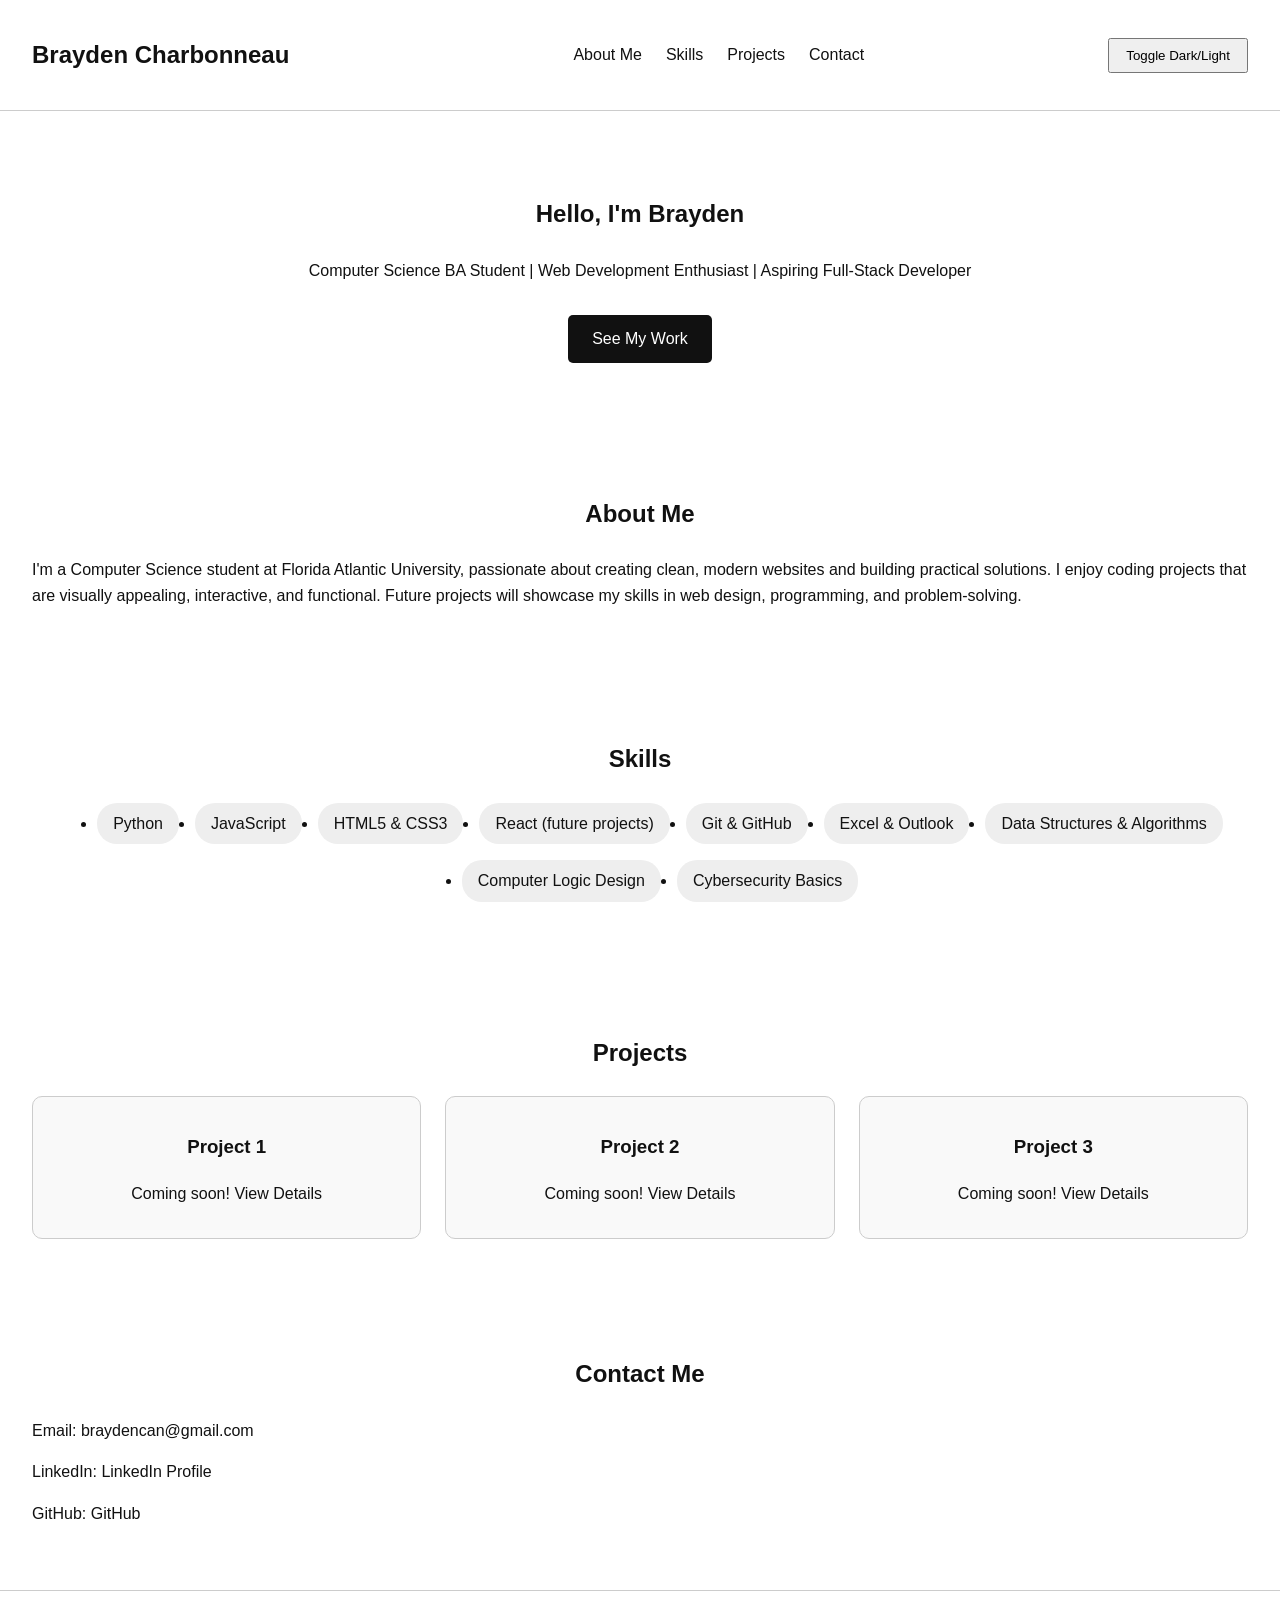
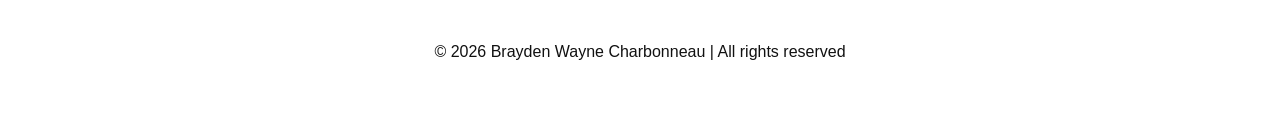
<file: index.html>
<!DOCTYPE html>
<html lang="en">
<head>
    <meta charset="UTF-8">
    <meta name="viewport" content="width=device-width, initial-scale=1.0">
    <meta name="description" content="Brayden Wayne Charbonneau Portfolio - Web development, projects, skills, and contact information.">
    <title>Brayden Charbonneau | Portfolio</title>
    <link rel="stylesheet" href="style.css">
</head>
<body>
    <!-- Navigation bar -->
    <header>
        <nav class="navbar">
            <h1 class="logo">Brayden Charbonneau</h1>
            <ul class="nav-links">
                <li><a href="#about">About Me</a></li>
                <li><a href="#skills">Skills</a></li>
                <li><a href="#projects">Projects</a></li>
                <li><a href="#contact">Contact</a></li>
            </ul>
            <button id="theme-toggle">Toggle Dark/Light</button>
        </nav>
    </header>

    <!-- Hero Section -->
    <section class="hero">
        <h2>Hello, I'm Brayden</h2>
        <p>Computer Science BA Student | Web Development Enthusiast | Aspiring Full-Stack Developer</p>
        <a href="#projects" class="btn">See My Work</a>
    </section>

    <!-- About Section -->
    <section id="about">
        <h2>About Me</h2>
        <p>I'm a Computer Science student at Florida Atlantic University, passionate about creating clean, modern websites and building practical solutions. I enjoy coding projects that are visually appealing, interactive, and functional. Future projects will showcase my skills in web design, programming, and problem-solving.</p>
    </section>

    <!-- Skills Section -->
    <section id="skills">
        <h2>Skills</h2>
        <ul class="skills-list">
            <li>Python</li>
            <li>JavaScript</li>
            <li>HTML5 & CSS3</li>
            <li>React (future projects)</li>
            <li>Git & GitHub</li>
            <li>Excel & Outlook</li>
            <li>Data Structures & Algorithms</li>
            <li>Computer Logic Design</li>
            <li>Cybersecurity Basics</li>
        </ul>
    </section>

    <!-- Projects Section -->
    <section id="projects">
        <h2>Projects</h2>
        <div class="project-grid">
            <!-- Placeholder projects -->
            <div class="project-card">
                <h3>Project 1</h3>
                <p>Coming soon! <a href="projects/project1.html">View Details</a></p>
            </div>
            <div class="project-card">
                <h3>Project 2</h3>
                <p>Coming soon! <a href="projects/project2.html">View Details</a></p>
            </div>
            <div class="project-card">
            <h3>Project 3</h3>
            <p>Coming soon! <a href="projects/project3.html">View Details</a></p>
        </div>
        </div>
    </section>

    <!-- Contact Section -->
    <section id="contact">
        <h2>Contact Me</h2>
        <p>Email: <a href="mailto:braydencan@gmail.com">braydencan@gmail.com</a></p>
        <p>LinkedIn: <a href="https://www.linkedin.com/in/braydenwaynecharbonneau/" target="_blank">LinkedIn Profile</a></p>
        <p>GitHub: <a href="https://github.com/gobject" target="_blank">GitHub</a></p>
    </section>

    <!-- Footer -->
    <footer>
        <p>&copy; 2026 Brayden Wayne Charbonneau | All rights reserved</p>
    </footer>

    <script src="script.js"></script>
</body>
</html>
</file>
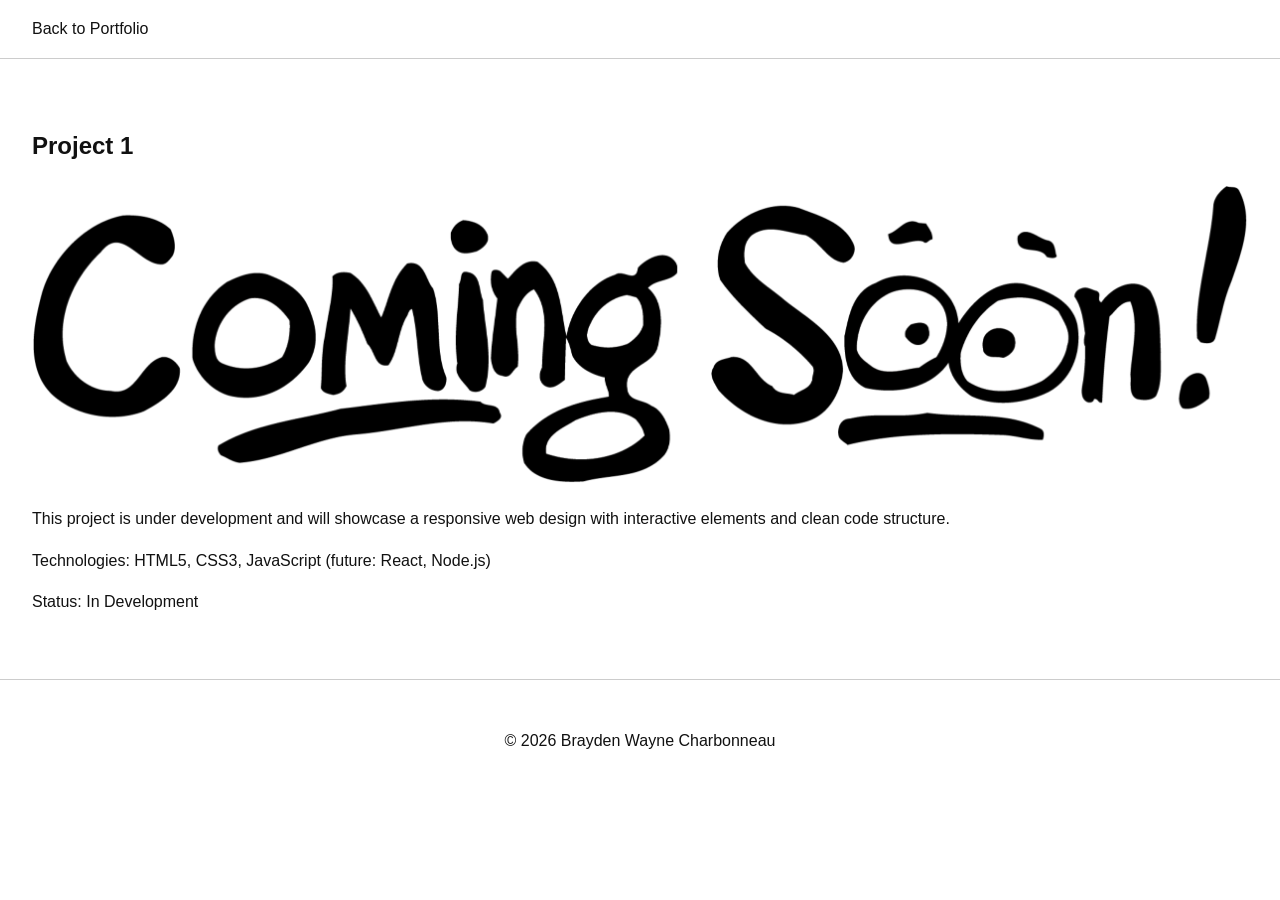
<file: projects/project2.html>
<!DOCTYPE html>
<html lang="en">
<head>
    <meta charset="UTF-8">
    <meta name="viewport" content="width=device-width, initial-scale=1.0">
    <title>Project 1 - Coming Soon</title>
    <link rel="stylesheet" href="../style.css">
</head>
<body>
    <!-- Navigation -->
    <nav class="navbar">
        <a href="../index.html" class="logo">Back to Portfolio</a>
    </nav>

    <!-- Project Content -->
    <section class="project-detail">
        <h1>Project 1</h1>
        <img src="../assets/demo2.png" alt="Project 2 Demo" style="max-width:100%;border-radius:10px;">
        <p>This project is under development and will showcase a responsive web design with interactive elements and clean code structure.</p>
        <p>Technologies: HTML5, CSS3, JavaScript (future: React, Node.js)</p>
        <p>Status: In Development</p>
    </section>

    <footer>
        <p>&copy; 2026 Brayden Wayne Charbonneau</p>
    </footer>
</body>
</html>
</file>
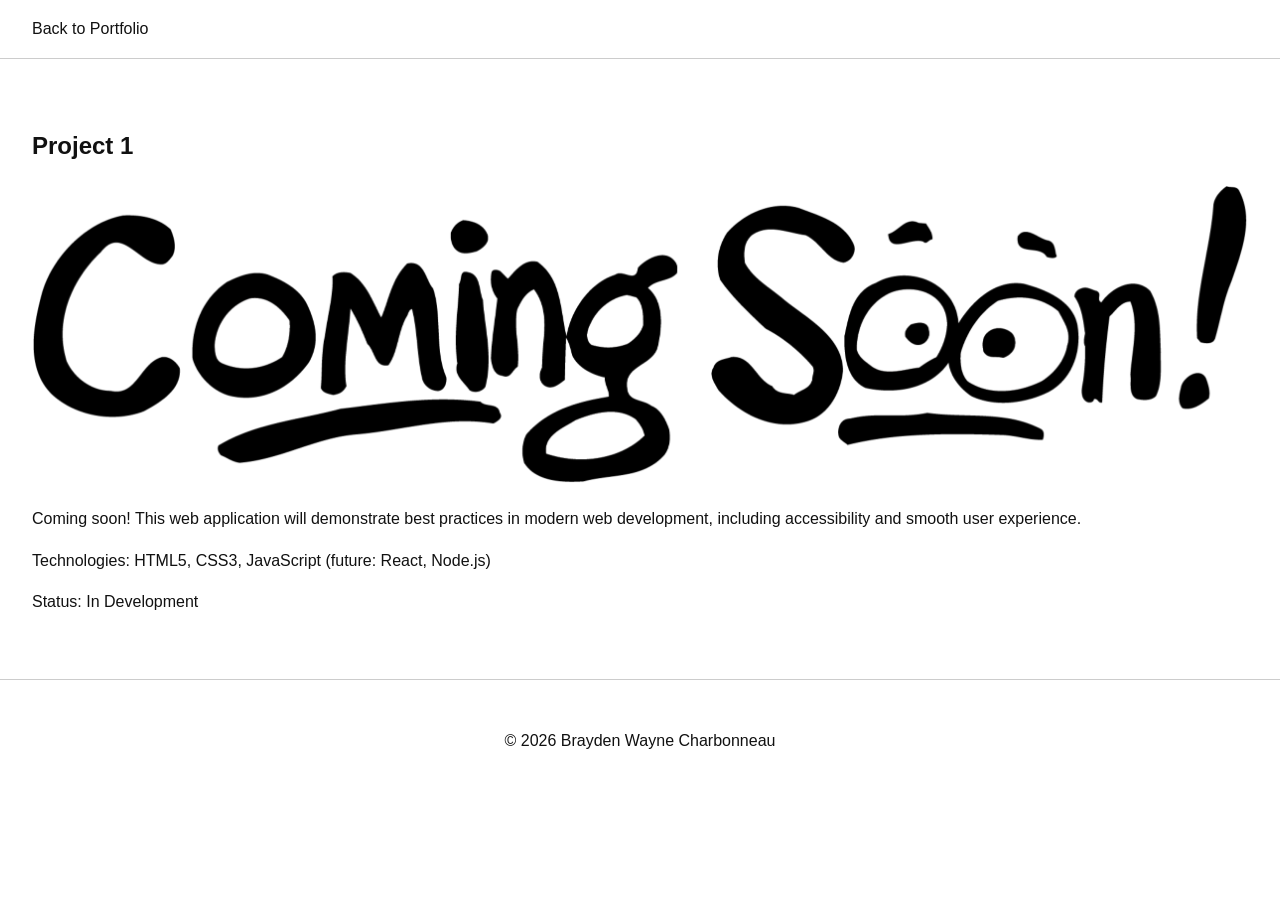
<file: projects/project3.html>
<!DOCTYPE html>
<html lang="en">
<head>
    <meta charset="UTF-8">
    <meta name="viewport" content="width=device-width, initial-scale=1.0">
    <title>Project 1 - Coming Soon</title>
    <link rel="stylesheet" href="../style.css">
</head>
<body>
    <!-- Navigation -->
    <nav class="navbar">
        <a href="../index.html" class="logo">Back to Portfolio</a>
    </nav>

    <!-- Project Content -->
    <section class="project-detail">
        <h1>Project 1</h1>
        <img src="../assets/demo3.png" alt="Project 3 Demo" style="max-width:100%;border-radius:10px;">
        <p>Coming soon! This web application will demonstrate best practices in modern web development, including accessibility and smooth user experience.</p>
        <p>Technologies: HTML5, CSS3, JavaScript (future: React, Node.js)</p>
        <p>Status: In Development</p>
    </section>

    <footer>
        <p>&copy; 2026 Brayden Wayne Charbonneau</p>
    </footer>
</body>
</html>
</file>
<file: style.css>
/* Global Styles */
:root {
    --light-bg: #ffffff;
    --light-text: #111111;
    --dark-bg: #111111;
    --dark-text: #ffffff;
}

body {
    font-family: 'Arial', sans-serif;
    margin: 0;
    padding: 0;
    background-color: var(--light-bg);
    color: var(--light-text);
    line-height: 1.6;
    transition: background-color 0.3s ease, color 0.3s ease;
}

a {
    color: inherit;
    text-decoration: none;
}

/* Navbar */
.navbar {
    display: flex;
    justify-content: space-between;
    align-items: center;
    padding: 1rem 2rem;
    border-bottom: 1px solid #ccc;
    background-color: var(--light-bg);
}

.nav-links {
    list-style: none;
    display: flex;
    gap: 1.5rem;
}

.nav-links li a:hover {
    text-decoration: underline;
}

#theme-toggle {
    cursor: pointer;
    padding: 0.5rem 1rem;
}

/* Hero Section */
.hero {
    text-align: center;
    padding: 4rem 2rem;
}

.hero .btn {
    display: inline-block;
    margin-top: 1rem;
    padding: 0.7rem 1.5rem;
    background-color: #111;
    color: #fff;
    border-radius: 5px;
}

.hero .btn:hover {
    opacity: 0.8;
}

/* Sections */
section {
    padding: 3rem 2rem;
}

h2 {
    text-align: center;
    margin-bottom: 1.5rem;
}

/* Skills */
.skills-list {
    display: flex;
    flex-wrap: wrap;
    justify-content: center;
    gap: 1rem;
}

.skills-list li {
    background-color: #eee;
    padding: 0.5rem 1rem;
    border-radius: 20px;
}

/* Projects */
.project-grid {
    display: grid;
    grid-template-columns: repeat(auto-fit, minmax(250px, 1fr));
    gap: 1.5rem;
}

.project-card {
    padding: 1rem;
    border: 1px solid #ccc;
    border-radius: 10px;
    text-align: center;
    background-color: #f9f9f9;
}

/* Footer */
footer {
    text-align: center;
    padding: 2rem;
    border-top: 1px solid #ccc;
}

/* Dark mode */
body.dark-mode {
    background-color: var(--dark-bg);
    color: var(--dark-text);
}

body.dark-mode .navbar {
    background-color: var(--dark-bg);
}

body.dark-mode .project-card {
    background-color: #222;
}

body.dark-mode .skills-list li {
    background-color: #333;
}
</file>
